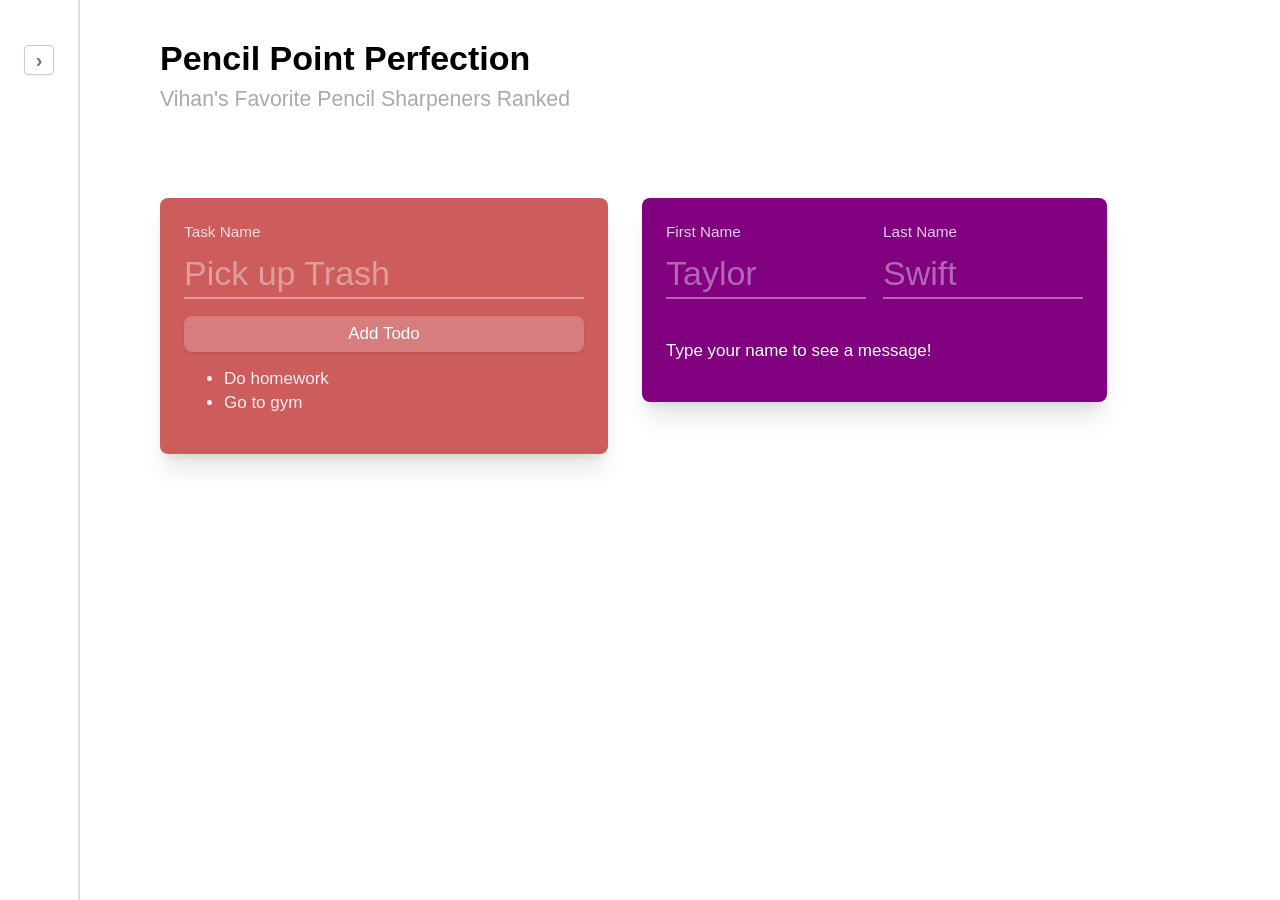
<file: index.html>
<!DOCTYPE html>
<html>
  <head>
    <meta charset="UTF-8" />
    <meta name="viewport" content="width=device-width, initial-scale=1.0" />
    <link rel="stylesheet" href="style.css" />
    <script src="script.js" type="text/javascript"></script>
    <title>Vitamin 3: CSS Layout</title>
  </head>
  <body>
    <aside id="sidebar" data-testid="sidebar">
      <div>
        <div>
          <button id="sidebar-button" data-testid="sidebar-button">›</button>
        </div>
        <div>
          <h3>Pencil Sharpeners</h3>
          <ul>
            <li><a>Prisma Premier</a></li>
            <li><a>Staedtler Mars 501</a></li>
            <li><a>Carl Angel-5</a></li>
          </ul>
        </div>
      </div>
    </aside>
    <main>
      <h1>Pencil Point Perfection</h1>
      <h2>Vihan's Favorite Pencil Sharpeners Ranked</h2>

      <div class="exercises">
        <div class="exercise exercise-1">
          <div>
            <label for="task-name">Task Name</label>
            <input
              type="text"
              id="task-name"
              name="task-name"
              placeholder="Pick up Trash"
            />
          </div>
          <button id="add-todo" data-testid="add-todo">Add Todo</button>
          <ul id="todo-list">
            <li>Do homework</li>
            <li>Go to gym</li>
          </ul>
        </div>
        <div class="exercise exercise-2">
          <div>
            <label for="first-name">First Name</label>
            <input
              type="text"
              id="first-name"
              name="first-name"
              placeholder="Taylor"
            />
          </div>
          <div>
            <label for="last-name">Last Name</label>
            <input
              type="text"
              id="last-name"
              name="last-name"
              placeholder="Swift"
            />
          </div>
          <p id="message" data-testid="message">
            Type your name to see a message!
          </p>
        </div>
      </div>
    </main>
  </body>
</html>
</file>
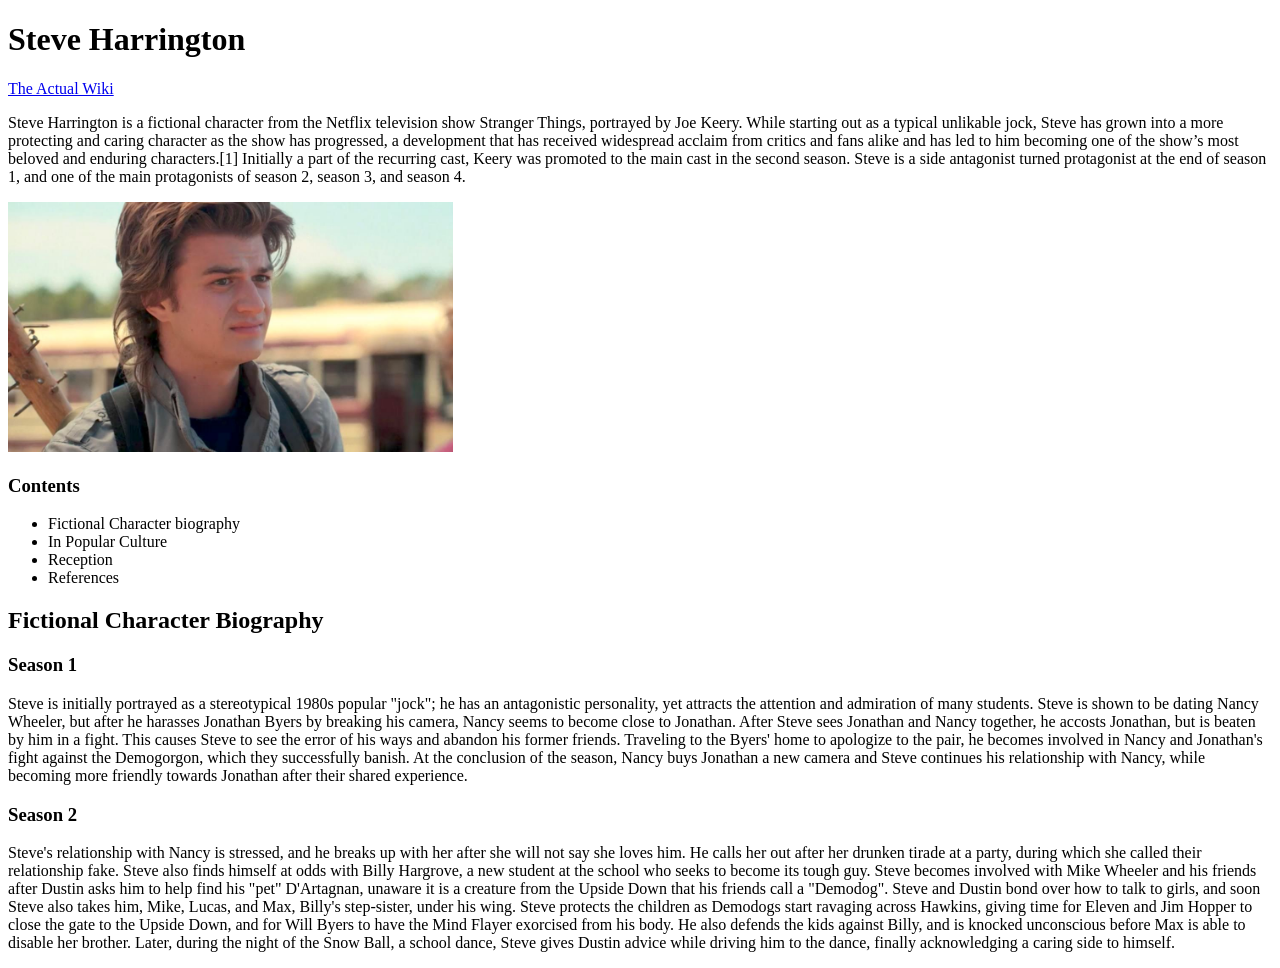
<file: vitamin-2/index.html>
<!DOCTYPE html>
<html>
    <head>
        <title>Steve Harrington Tribute</title>
        <meta name="description" content="A tribute page about Steve Harrington."/>
        <meta name="theme-color" content="#000000"/>
    </head>
    <body>
        <h1>Steve Harrington</h1>
        <a href= "https://en.wikipedia.org/wiki/Steve_Harrington">The Actual Wiki</a>
        <p>Steve Harrington is a fictional character from the Netflix television show Stranger Things, portrayed by Joe Keery. While starting out as a typical unlikable jock, Steve has grown into a more protecting and caring character as the show has progressed, a development that has received widespread acclaim from critics and fans alike and has led to him becoming one of the show’s most beloved and enduring characters.[1] Initially a part of the recurring cast, Keery was promoted to the main cast in the second season. Steve is a side antagonist turned protagonist at the end of season 1, and one of the main protagonists of season 2, season 3, and season 4.</p>
        <img src="Steve-Harrington.png" alt="Steve Harrington" height="250">
        <h3>Contents</h3>
        <ul>
            <li>Fictional Character biography</li>
            <li>In Popular Culture</li>
            <li>Reception</li>
            <li>References</li>
        </ul>
        <h2>Fictional Character Biography</h2>
        <h3>Season 1</h3>
        <p>Steve is initially portrayed as a stereotypical 1980s popular "jock"; he has an antagonistic personality, yet attracts the attention and admiration of many students. Steve is shown to be dating Nancy Wheeler, but after he harasses Jonathan Byers by breaking his camera, Nancy seems to become close to Jonathan. After Steve sees Jonathan and Nancy together, he accosts Jonathan, but is beaten by him in a fight. This causes Steve to see the error of his ways and abandon his former friends. Traveling to the Byers' home to apologize to the pair, he becomes involved in Nancy and Jonathan's fight against the Demogorgon, which they successfully banish. At the conclusion of the season, Nancy buys Jonathan a new camera and Steve continues his relationship with Nancy, while becoming more friendly towards Jonathan after their shared experience.</p>
        <h3>Season 2</h3>
        <p>Steve's relationship with Nancy is stressed, and he breaks up with her after she will not say she loves him. He calls her out after her drunken tirade at a party, during which she called their relationship fake. Steve also finds himself at odds with Billy Hargrove, a new student at the school who seeks to become its tough guy. Steve becomes involved with Mike Wheeler and his friends after Dustin asks him to help find his "pet" D'Artagnan, unaware it is a creature from the Upside Down that his friends call a "Demodog". Steve and Dustin bond over how to talk to girls, and soon Steve also takes him, Mike, Lucas, and Max, Billy's step-sister, under his wing. Steve protects the children as Demodogs start ravaging across Hawkins, giving time for Eleven and Jim Hopper to close the gate to the Upside Down, and for Will Byers to have the Mind Flayer exorcised from his body. He also defends the kids against Billy, and is knocked unconscious before Max is able to disable her brother. Later, during the night of the Snow Ball, a school dance, Steve gives Dustin advice while driving him to the dance, finally acknowledging a caring side to himself.</p>
    </body>
</html>
</file>
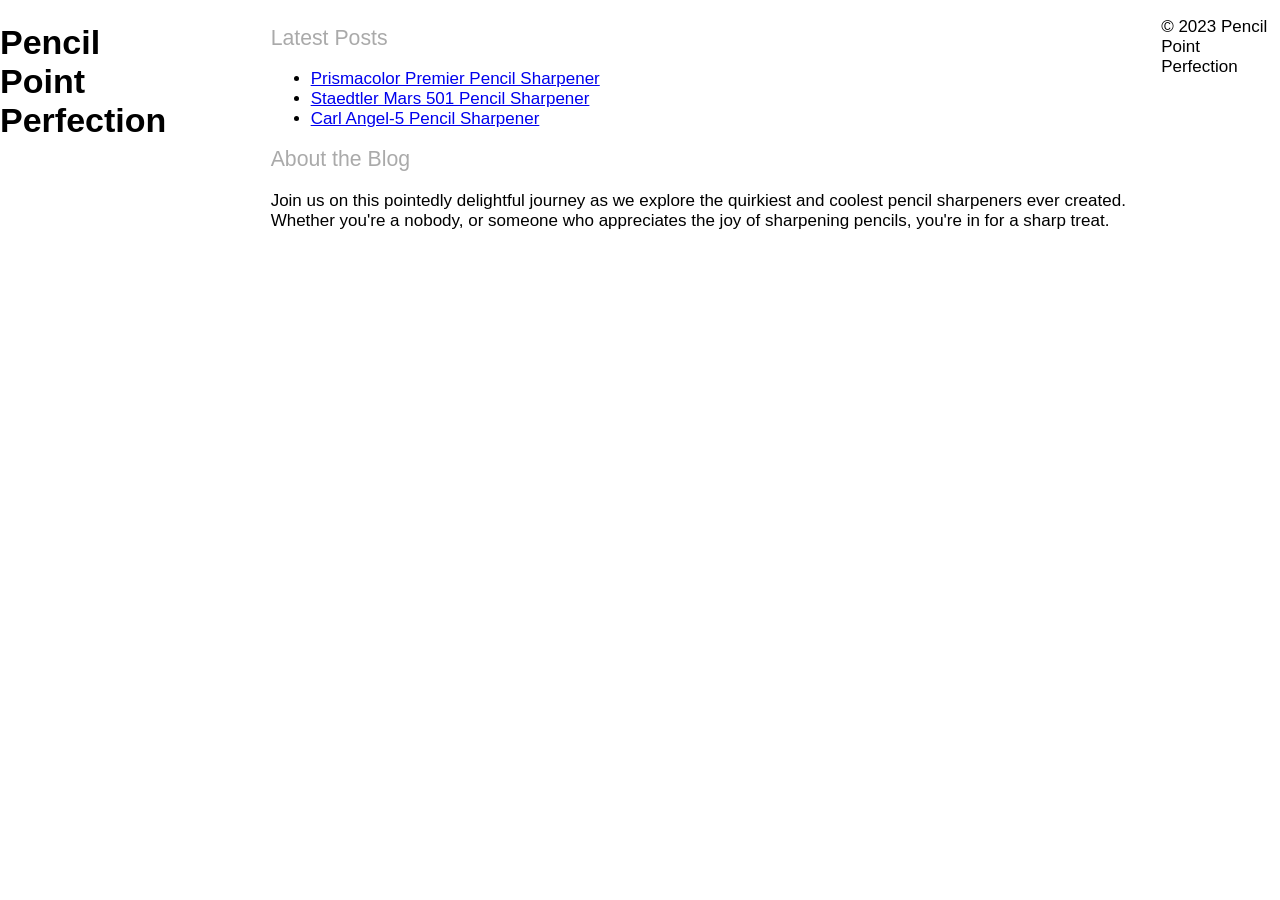
<file: pt2.html>
<!DOCTYPE html>
<html>
  <head>
    <title>Pencil Point Perfection: Vihan's Favorite Pencil Sharpeners</title>
    <link rel="stylesheet" href="style.css">   
  </head>
  <body>
    <h1>Pencil Point Perfection</h1>
    <main>
      <section>
        <h2>Latest Posts</h2>
        <ul>
          <li>
            <a href="#">Prismacolor Premier Pencil Sharpener</a>
          </li>
          <li>
            <a href="#">Staedtler Mars 501 Pencil Sharpener</a>
          </li>
          <li>
            <a href="#">Carl Angel-5 Pencil Sharpener</a>
          </li>
        </ul>
      </section>
      <section>
        <h2>About the Blog</h2>
        <p>
          Join us on this pointedly delightful journey as we explore the
          quirkiest and coolest pencil sharpeners ever created. Whether you're a
          nobody, or someone who appreciates the joy of sharpening pencils,
          you're in for a sharp treat.
        </p>
      </section>
    </main>
    <footer>
      <p>&copy; 2023 Pencil Point Perfection</p>
    </footer>
  </body>
</html>
</file>
<file: style.css>
/** Global Styles */
* {
  box-sizing: border-box;
}

html,
body {
  font-family: -apple-system, BlinkMacSystemFont, "Segoe UI", Roboto, Helvetica,
    Arial, sans-serif, "Apple Color Emoji", "Segoe UI Emoji", "Segoe UI Symbol";
  width: 100%;
  height: 100%;
  margin: 0;
  padding: 0;
  font-size: 17px;
}

/** Layout Styles */
body {
  display: flex;
  flex-direction: row;
}

/** Main Styles */
main {
  padding: 16px;
  padding-left: 80px;
  position: relative;
}

h1 {
  margin-bottom: 0;
}

h2 {
  font-weight: normal;
  color: #aaa;
  font-size: 1.25rem;
  line-height: 1.3;
  margin: 0.5rem 0;
}

/** Button */
#sidebar-button {
  position: absolute;
  left: 24px;
  top: 45px;

  width: 30px;
  height: 30px;
  margin: 0;
  padding: 0;

  color: #777;
  background: #fff;
  border: 1px solid #ccc;
  outline: none;

  font-size: 20px;
  font-weight: bold;

  border-radius: 4px;
  box-shadow: 0 1px 2px 0 rgb(0 0 0 / 0.05);

  transition: background 0.1s ease-out;
  cursor: pointer;
}

#sidebar-button:hover {
  background: #efefef;
}

#sidebar-button:active {
  background: #eee;
}

/** Sidebar Styles */
aside {
  border-right: 2px solid #ddd;

  position: relative;

  width: 80px;
  overflow: hidden;
  transition: 0.3s ease width;
}

aside > div {
  position: absolute;
  width: 280px;
  display: flex;
  flex-direction: row;
}

aside > div > div {
  padding: 32px 28px;
}

aside.opened {
  width: 280px;
}

h3 {
  font-size: 1rem;
  font-weight: 500;
}

aside ul {
  list-style-type: none;
  margin: 0;
  padding: 0;

  font-size: 1rem;
}

aside ul > li {
  margin: 8px 0;
}

aside ul > li a {
  color: #aaa;
  transition: color 0.1s ease-in;
  cursor: pointer;
}

aside ul > li a:hover {
  color: purple;
}

/** Inputs */
.exercises {
  margin-top: 50px;
  display: flex;
  flex-wrap: wrap;
  align-items: flex-start;
}

.exercise {
  box-shadow: 0 20px 25px -5px rgb(0 0 0 / 0.1),
    0 8px 10px -6px rgb(0 0 0 / 0.1);

  margin-top: 2rem;
  margin-right: 2rem;
  padding: 24px 24px;
  border-radius: 8px;

  background: black;
  color: white;
}

.exercise ul {
  color: rgba(255, 255, 255, 0.9);
  margin: 1rem 0;
}

.exercise ul > li {
  margin: 4px 0;
}

/** Exercise 1 */
.exercise-1 {
  background: indianred;
}

.exercise-1 input[type="text"] {
  width: 400px;
}

/** Exercise 2 */
.exercise-2 {
  background: purple;
  display: inline-grid;
  grid-template-columns: 1fr 1fr;
  grid-template-rows: auto auto;
  gap: 1em 1em;
  grid-template-areas:
    "input1 input2"
    "output output";
}

.exercise-2 > :nth-child(1) {
  grid-area: input1;
}

.exercise-2 > :nth-child(2) {
  grid-area: input2;
}

.exercise-2 > :nth-child(3) {
  grid-area: output;
}

/** Inputs */
label {
  font-size: 0.9rem;
  font-weight: 400;
  color: rgba(255, 255, 255, 0.8);
}

input[type="text"] {
  display: block;

  margin: 8px 0;
  padding: 4px 0;

  font-size: 2rem;

  width: 200px;

  color: white;
  background: none;

  border: none;
  border-radius: 0;
  border-bottom: 2px solid rgba(255, 255, 255, 0.4);
}

input[type="text"]:focus {
  outline: none;
}

input[type="text"]::placeholder {
  color: rgba(255, 255, 255, 0.4);
}

button {
  display: block;
  width: 100%;

  background: rgba(255, 255, 255, 0.2);
  border: none;
  border-radius: 8px;

  box-shadow: 0 1px 3px 0 rgb(0 0 0 / 0.1), 0 1px 2px -1px rgb(0 0 0 / 0.1);

  margin: 1rem 0;
  padding: 8px 8px;

  font-size: 1rem;
  font-family: inherit;
  font-weight: 400;

  color: white;
  text-align: center;

  transition: background 0.1s ease;
  cursor: pointer;
}

button:hover {
  background: rgba(255, 255, 255, 0.3);
}
</file>
